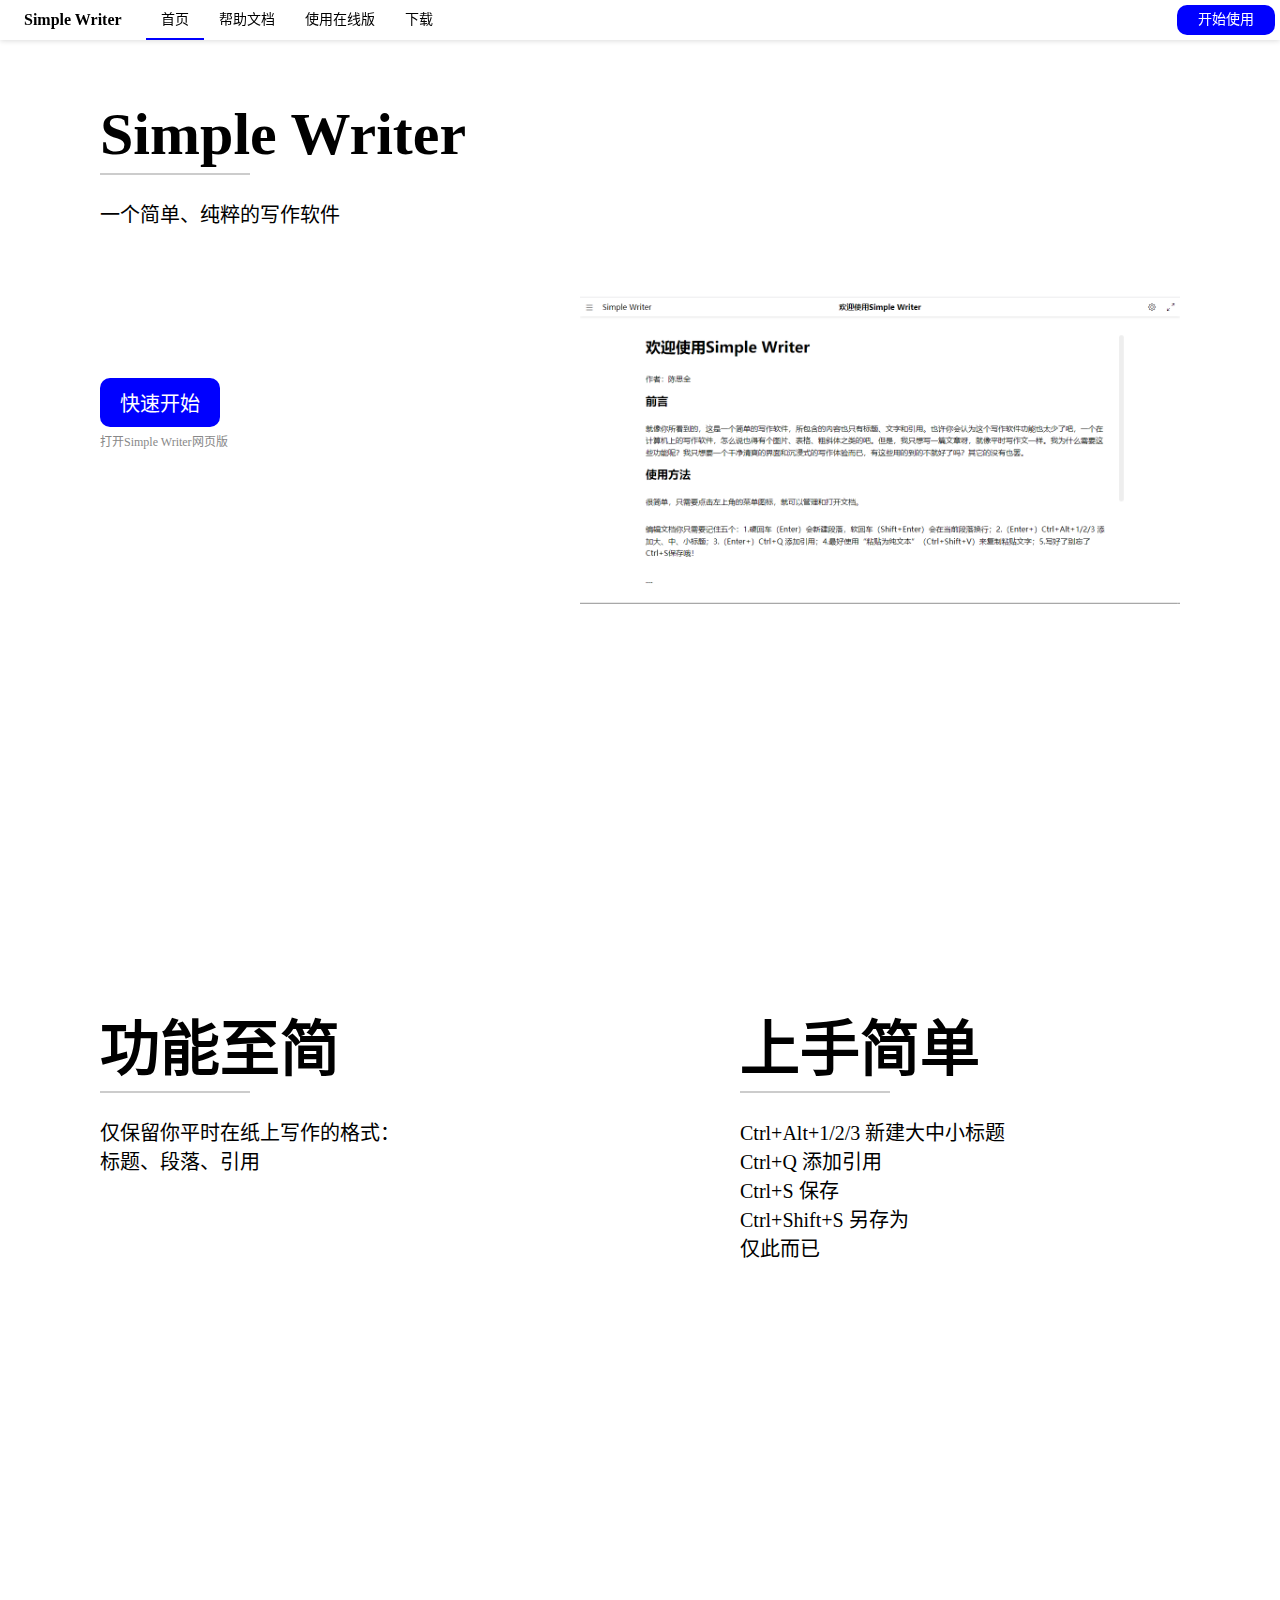
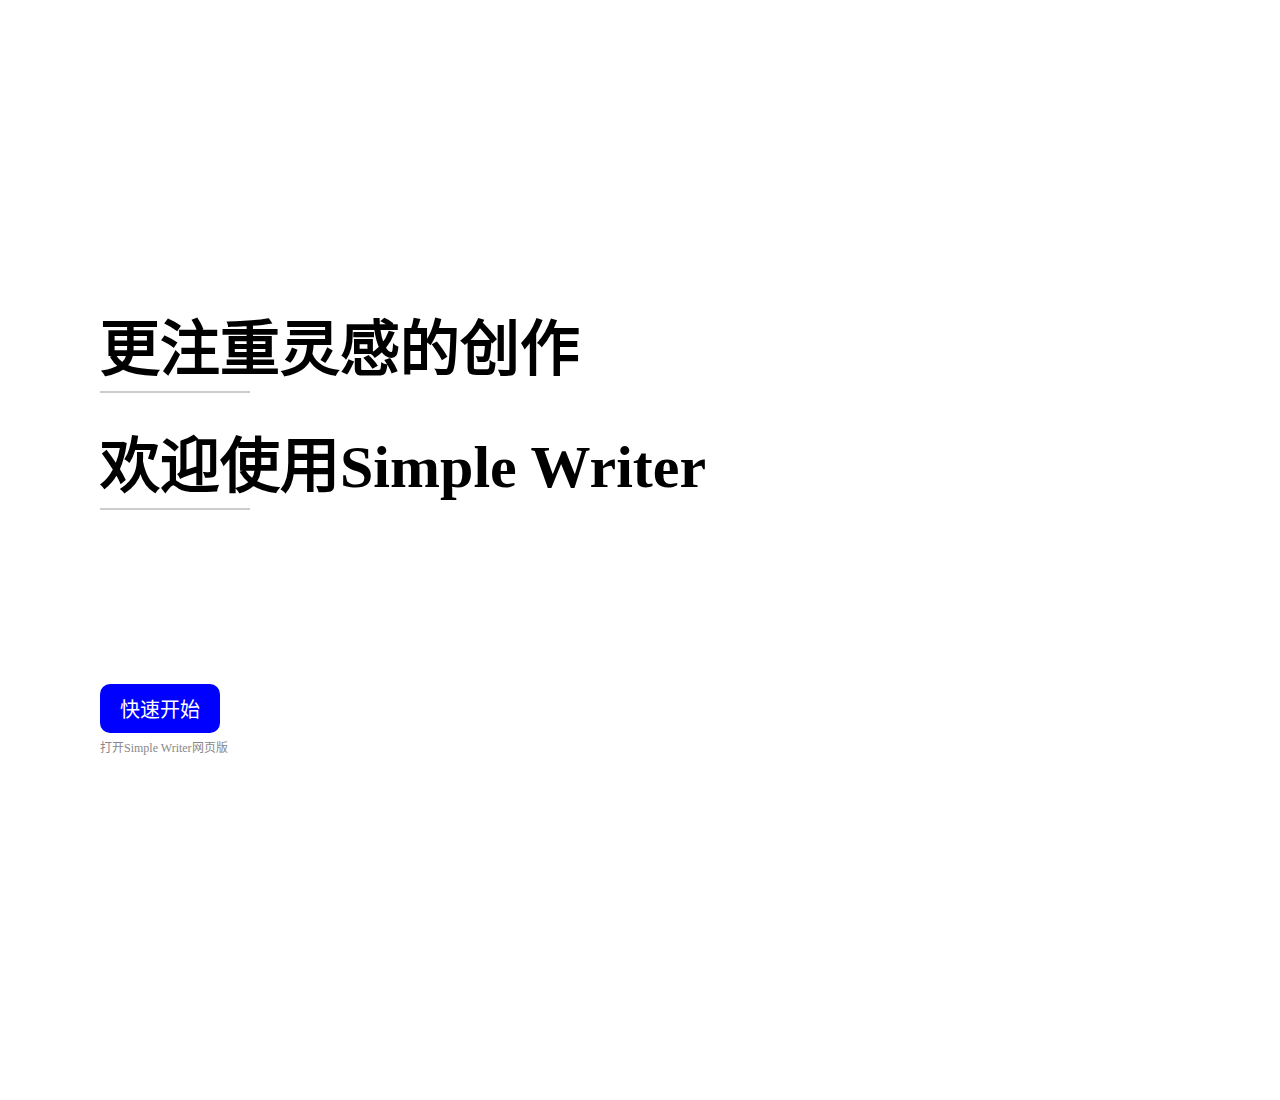
<file: index.html>
<!DOCTYPE html>
<html lang="zh-CN">
<head>
  <meta charset="UTF-8">
  <meta http-equiv="X-UA-Compatible" content="IE=edge">
  <meta name="viewport" content="width=device-width, initial-scale=1.0">
  <title>Simple Writer</title>
  <link rel="stylesheet" href="./index.css">
</head>
<body>
  <div class="topbar">
    <div class="logo">Simple Writer</div>
    <ul>
      <li class="act"><a href="./">首页</a></li>
      <li><a href="./help.html">帮助文档</a></li>
      <li><a href="https://simple-writer.github.io/simple-writer-online/">使用在线版</a></li>
      <li><a href="./download.html">下载</a></li>
    </ul>
    <a href="https://simple-writer.github.io/simple-writer-online/" class="startuse">开始使用</a>
  </div>
  <main>
    <h1>Simple Writer</h1>
    <p>一个简单、纯粹的写作软件</p>
    <button onclick="window.location.href='https://simple-writer.github.io/simple-writer-online/';">快速开始</button>
    <p class="js">打开Simple Writer网页版</p>
    <img src="./ms.png" alt="">
  </main>
  <main class="half">
    <h1>功能至简</h1>
    <p>仅保留你平时在纸上写作的格式：</p>
    <p>标题、段落、引用</p>
  </main>
  <main class="half">
    <h1>上手简单</h1>
    <p>Ctrl+Alt+1/2/3 新建大中小标题<br>Ctrl+Q 添加引用<br>Ctrl+S 保存<br>Ctrl+Shift+S 另存为</p>
    <p>仅此而已</p>
  </main>
  <main>
    <h1>更注重灵感的创作</h1>
    <h1>欢迎使用Simple Writer</h1>
    <button onclick="window.location.href='https://simple-writer.github.io/simple-writer-online/';">快速开始</button>
    <p class="js">打开Simple Writer网页版</p>
  </main>
  <div class="tip">
    <p>你说，用电脑写作是不是更好呢？</p>
    <p>用电脑打开吧！</p>
    <p>哪有电脑屏幕尺寸这么小的</p>
  </div>
</body>
</html>
</file>
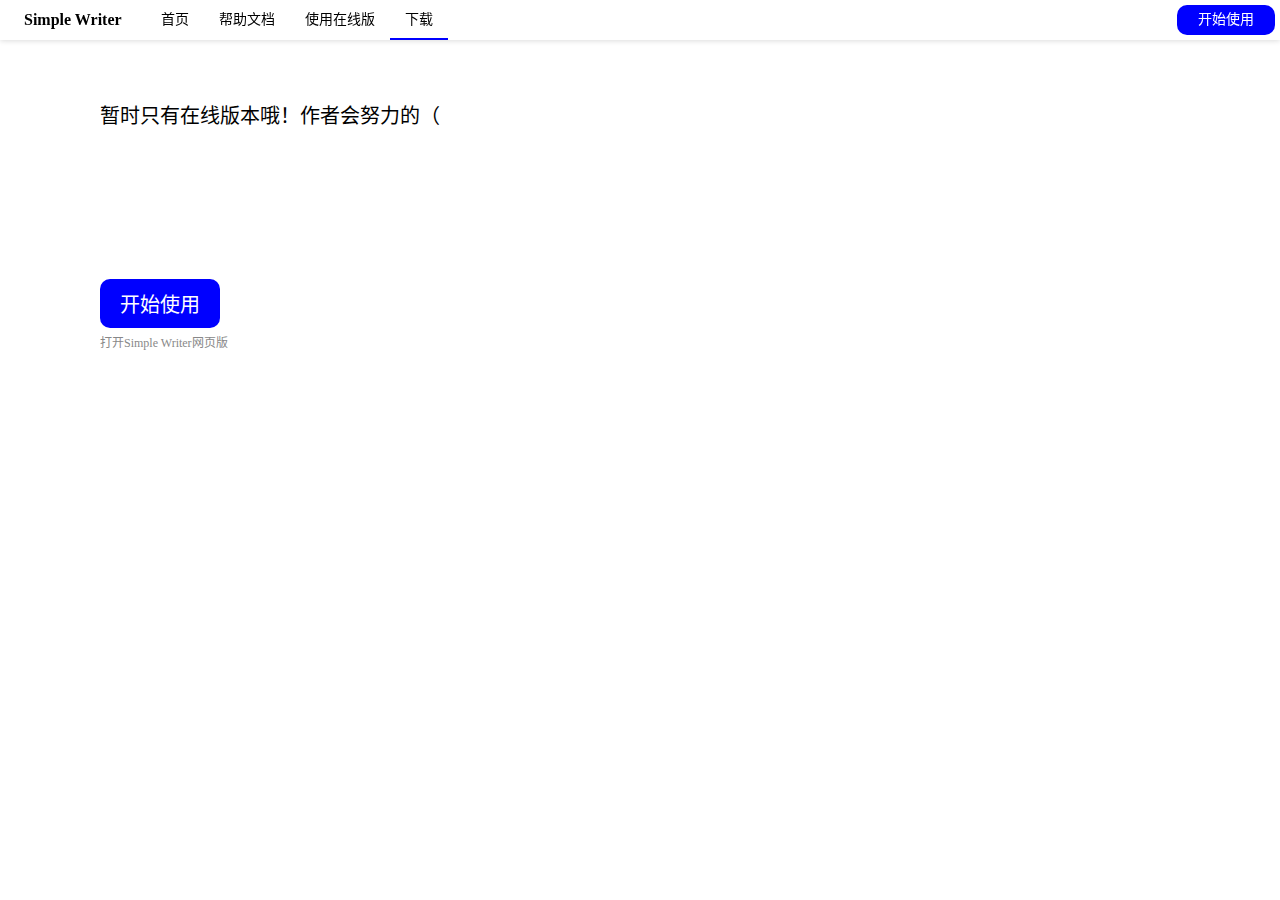
<file: download.html>
<!DOCTYPE html>
<html lang="zh-CN">
<head>
  <meta charset="UTF-8">
  <meta http-equiv="X-UA-Compatible" content="IE=edge">
  <meta name="viewport" content="width=device-width, initial-scale=1.0">
  <title>Simple Writer</title>
  <link rel="stylesheet" href="./index.css">
</head>
<body>
  <div class="topbar">
    <div class="logo">Simple Writer</div>
    <ul>
      <li><a href="./">首页</a></li>
      <li><a href="./help.html">帮助文档</a></li>
      <li><a href="https://simple-writer.github.io/simple-writer-online/">使用在线版</a></li>
      <li class="act"><a href="./download.html">下载</a></li>
    </ul>
    <a href="https://simple-writer.github.io/simple-writer-online/" class="startuse">开始使用</a>
  </div>
  <main>
    <p>暂时只有在线版本哦！作者会努力的（</p>
    <button onclick="window.location.href='https://simple-writer.github.io/simple-writer-online/';">开始使用</button>
    <p class="js">打开Simple Writer网页版</p>
  </main>
  <div class="tip">
    <p>你说，用电脑写作是不是更好呢？</p>
    <p>用电脑打开吧！</p>
    <p>哪有电脑屏幕尺寸这么小的</p>
  </div>
</body>
</html>
</file>
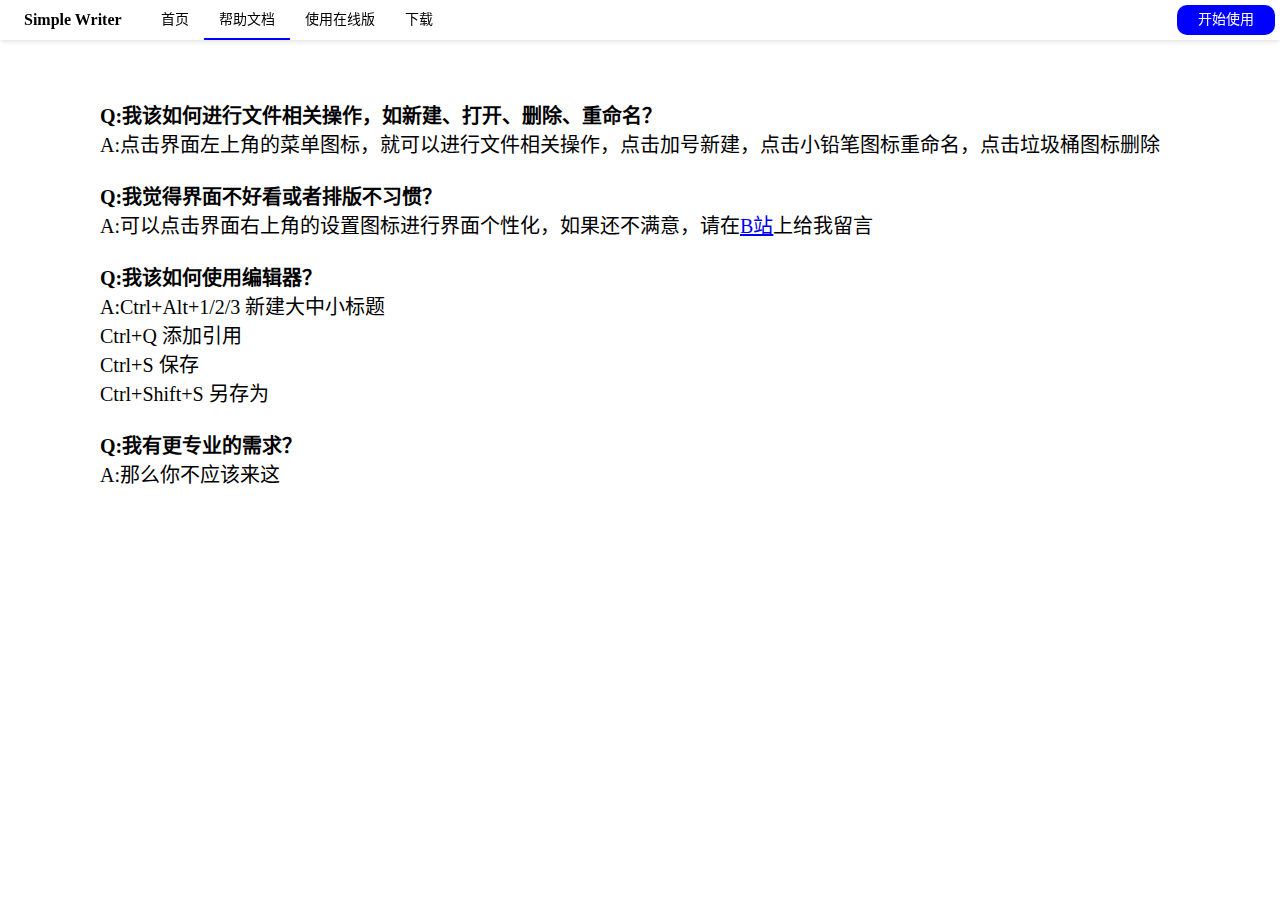
<file: help.html>
<!DOCTYPE html>
<html lang="zh-CN">
<head>
  <meta charset="UTF-8">
  <meta http-equiv="X-UA-Compatible" content="IE=edge">
  <meta name="viewport" content="width=device-width, initial-scale=1.0">
  <title>Simple Writer</title>
  <link rel="stylesheet" href="./index.css">
</head>
<body>
  <div class="topbar">
    <div class="logo">Simple Writer</div>
    <ul>
      <li><a href="./">首页</a></li>
      <li class="act"><a href="./help.html">帮助文档</a></li>
      <li><a href="https://simple-writer.github.io/simple-writer-online/">使用在线版</a></li>
      <li><a href="./download.html">下载</a></li>
    </ul>
    <a href="https://simple-writer.github.io/simple-writer-online/" class="startuse">开始使用</a>
  </div>
  <main>
    <p><b>Q:我该如何进行文件相关操作，如新建、打开、删除、重命名？</b></p>
    <p>A:点击界面左上角的菜单图标，就可以进行文件相关操作，点击加号新建，点击小铅笔图标重命名，点击垃圾桶图标删除</p>
    <p><br></p>
    <p><b>Q:我觉得界面不好看或者排版不习惯？</b></p>
    <p>A:可以点击界面右上角的设置图标进行界面个性化，如果还不满意，请在<a href="https://space.bilibili.com/1818866063">B站</a>上给我留言</p>
    <p><br></p>
    <p><b>Q:我该如何使用编辑器？</b></p>
    <p>A:Ctrl+Alt+1/2/3 新建大中小标题<br>Ctrl+Q 添加引用<br>Ctrl+S 保存<br>Ctrl+Shift+S 另存为</p>
    <p><br></p>
    <p><b>Q:我有更专业的需求？</b></p>
    <p>A:那么你不应该来这</p>
    
  </main>
  <div class="tip">
    <p>你说，用电脑写作是不是更好呢？</p>
    <p>用电脑打开吧！</p>
    <p>哪有电脑屏幕尺寸这么小的</p>
  </div>
</body>
</html>
</file>
<file: index.css>
*{
  margin: 0;
  padding: 0;
}

.topbar{
  width: 100%;
  height: 40px;
  box-shadow: #ddd 0 1px 5px;
  background-color: #fff;
  position: fixed;
  top: 0;
  left: 0;
  z-index: 999;
}
.topbar .logo{
  line-height: 40px;
  padding: 0 1.5em;
  float: left;
  font-weight: 600;
}
.topbar ul,
.topbar ul li
{
  float: left;
  height: 40px;
}
.topbar ul li{
  padding: 0 10px;
  list-style: none;
}
.topbar ul li a{
  line-height: 30px;
  margin: 5px;
  display: block;
  color: #000;
  text-decoration: none;
  font-size: 14px;
}
.topbar ul li.act{
  box-sizing: border-box;
  border-bottom: #00f solid 2px;
}
.startuse{
  background-color: #00f;
  border-radius: 10px;
  height: 30px;
  margin: 5px;
  padding: 0 1.5em;
  border: 0;
  color: #fff;
  display: block;
  float: right;
  line-height: 30px;
  text-decoration: none;
  font-size: 14px;
}
main{
  width: 100%;
  height: 100vh;
  box-sizing: border-box;
  padding: 100px;
  float: left;
  position: relative;
}
main h1{
  font-size: 60px;
  padding-bottom: .5em;
  position: relative;
}
main h1::after{
  content: '';
  width: 150px;
  height: 2px;
  background-color: #ccc;
  position: absolute;
  bottom: .4em;
  left: 0;
  animation: widths 1s;
}
main.half{
  width: 50%;
}
@keyframes widths {
  0%{
    width: 0px;
  }100%{
    width: 150px;
  }
}
main p{
  font-size: 20px;
}
main button{
  margin-top: 150px;
  font-size: 20px;
  padding: 10px 20px;
  background-color: #00f;
  color: #fff;
  border: 0;
  border-radius: 10px;
  cursor: pointer;
}
main button:hover{
  background-color: #06f;
}
main button:active{
  background-color: #03398b;
}
main p.js{
  font-size: 12px;
  color: #888;
  line-height: 30px;
}
.tip{
  position: fixed;
  z-index: 99999;
  width: 100%;
  height: 100vh;
  background-color: #f8f8f8;
  display: none;
  top: 0;
  left: 0;
  justify-content: center;
  align-items: center;
  flex-direction: column;
}
@media(max-width:800px){
  .tip{
    display: flex;
  }
}
main img{
  width: 600px;
  position: absolute;
  top: 50%;
  transform: translateY(-50%);
  right: 100px;
  z-index: -1;
}
</file>
